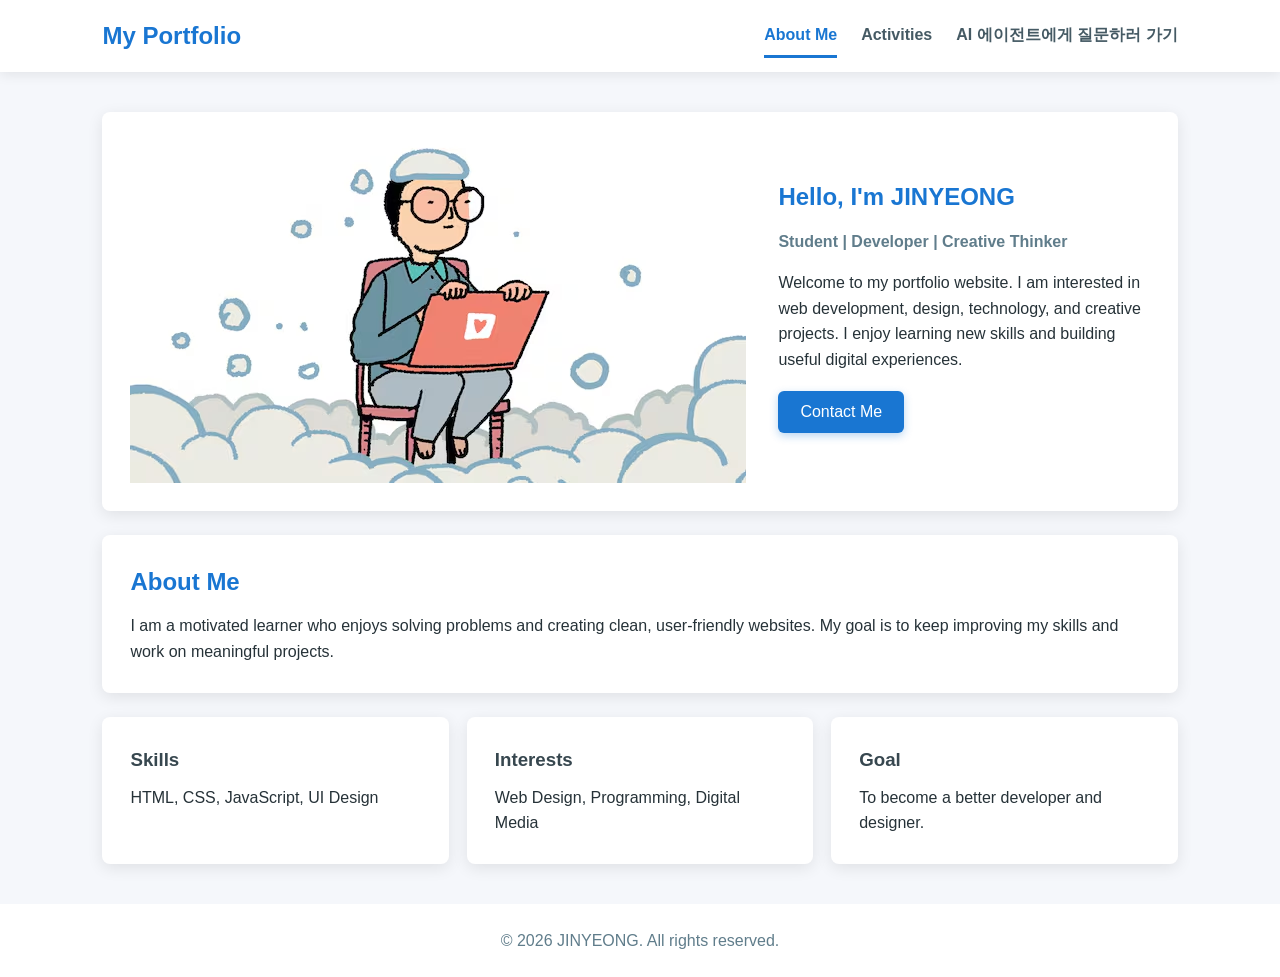
<file: index.html>
<!DOCTYPE html>
<html lang="en">
<head>
  <meta charset="UTF-8" />
  <meta name="viewport" content="width=device-width, initial-scale=1.0" />
  <title>My Portfolio</title>
  <link rel="stylesheet" href="style.css" />
</head>
<body>
  <header class="navbar">
    <h1 class="logo">My Portfolio</h1>

    <nav id="navMenu">
      <a href="index.html" class="active">About Me</a>
      <a href="activities.html">Activities</a>
      <a href="ai-survey.html">AI 에이전트에게 질문하러 가기</a>
    </nav>

    <button class="menu-btn" onclick="toggleMenu()">☰</button>
  </header>

  <main class="container">
    <section class="hero card">
      <img src="profile.jpg" />

      <div>
        <h2>Hello, I'm JINYEONG</h2>
        <p class="subtitle">Student | Developer | Creative Thinker</p>

        <p>
          Welcome to my portfolio website. I am interested in web development,
          design, technology, and creative projects. I enjoy learning new skills
          and building useful digital experiences.
        </p>

        <button class="primary-btn" onclick="showMessage()">Contact Me</button>
        <p id="message" class="message"></p>
      </div>
    </section>

    <section class="card">
      <h2>About Me</h2>
      <p>
        I am a motivated learner who enjoys solving problems and creating clean,
        user-friendly websites. My goal is to keep improving my skills and work
        on meaningful projects.
      </p>
    </section>

    <section class="grid">
      <div class="card small-card">
        <h3>Skills</h3>
        <p>HTML, CSS, JavaScript, UI Design</p>
      </div>

      <div class="card small-card">
        <h3>Interests</h3>
        <p>Web Design, Programming, Digital Media</p>
      </div>

      <div class="card small-card">
        <h3>Goal</h3>
        <p>To become a better developer and designer.</p>
      </div>
    </section>
  </main>

  <footer>
    <p>© 2026 JINYEONG. All rights reserved.</p>
  </footer>

  <script src="script.js"></script>
</body>
</html>
</file>
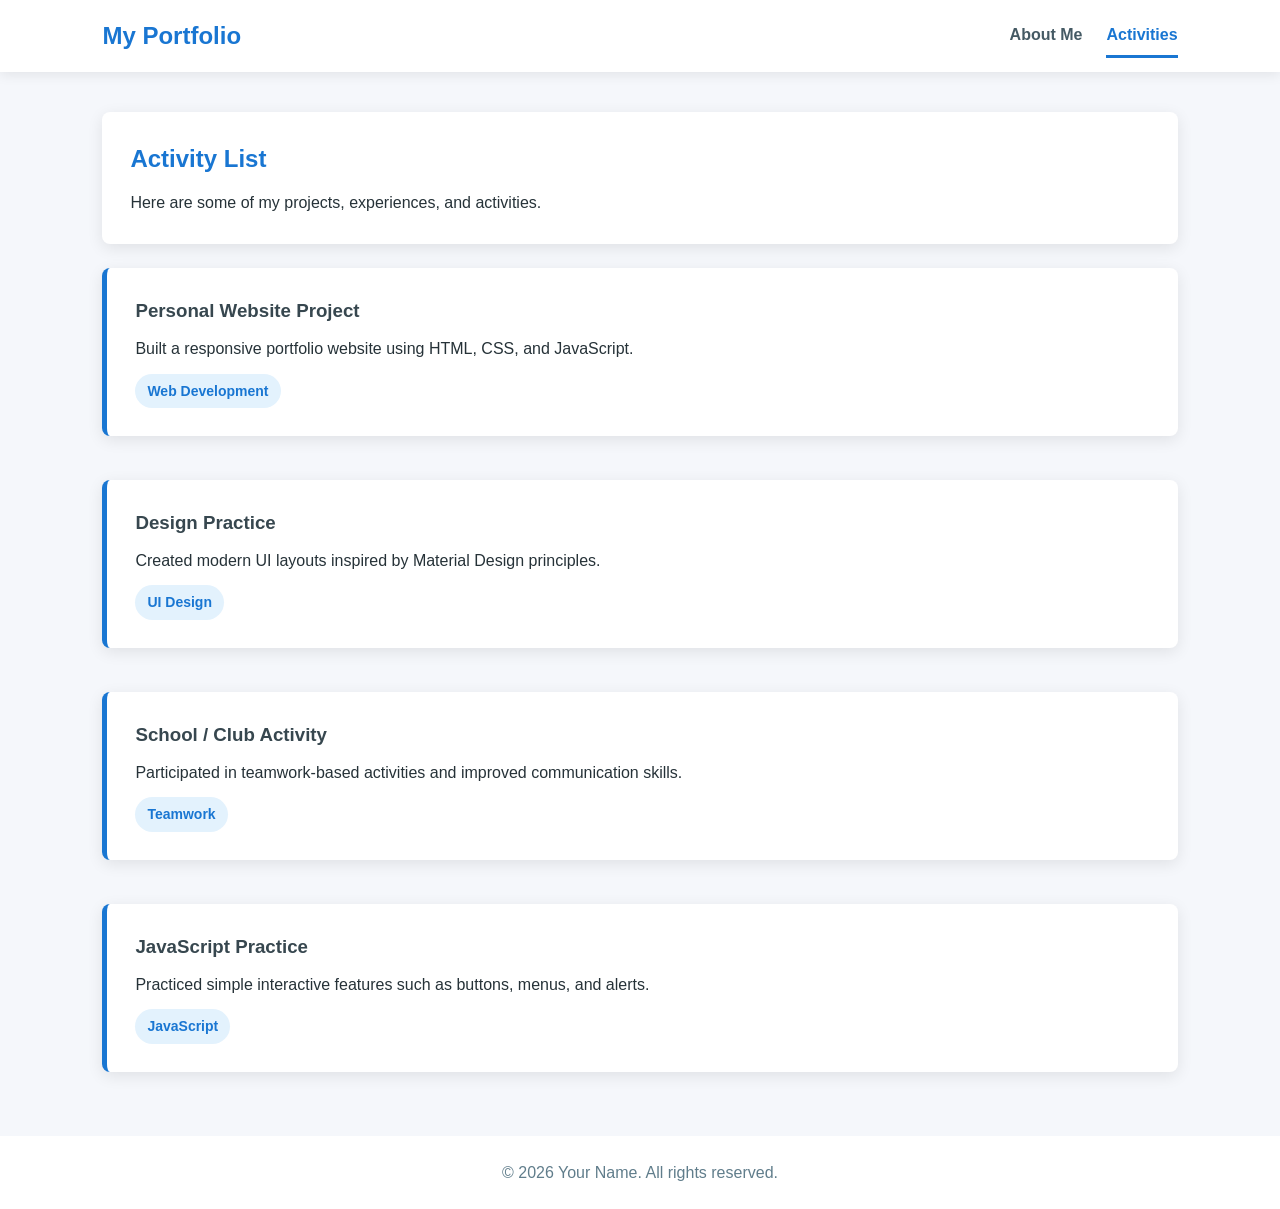
<file: activities.html>
<!DOCTYPE html>
<html lang="en">
<head>
  <meta charset="UTF-8" />
  <meta name="viewport" content="width=device-width, initial-scale=1.0" />
  <title>Activities</title>
  <link rel="stylesheet" href="style.css" />
</head>
<body>
  <header class="navbar">
    <h1 class="logo">My Portfolio</h1>

    <nav id="navMenu">
      <a href="index.html">About Me</a>
      <a href="activities.html" class="active">Activities</a>
    </nav>

    <button class="menu-btn" onclick="toggleMenu()">☰</button>
  </header>

  <main class="container">
    <section class="card">
      <h2>Activity List</h2>
      <p>Here are some of my projects, experiences, and activities.</p>
    </section>

    <section class="activity-list">
      <div class="card activity-card">
        <h3>Personal Website Project</h3>
        <p>
          Built a responsive portfolio website using HTML, CSS, and JavaScript.
        </p>
        <span class="tag">Web Development</span>
      </div>

      <div class="card activity-card">
        <h3>Design Practice</h3>
        <p>
          Created modern UI layouts inspired by Material Design principles.
        </p>
        <span class="tag">UI Design</span>
      </div>

      <div class="card activity-card">
        <h3>School / Club Activity</h3>
        <p>
          Participated in teamwork-based activities and improved communication skills.
        </p>
        <span class="tag">Teamwork</span>
      </div>

      <div class="card activity-card">
        <h3>JavaScript Practice</h3>
        <p>
          Practiced simple interactive features such as buttons, menus, and alerts.
        </p>
        <span class="tag">JavaScript</span>
      </div>
    </section>
  </main>

  <footer>
    <p>© 2026 Your Name. All rights reserved.</p>
  </footer>

  <script src="script.js"></script>
</body>
</html>
</file>
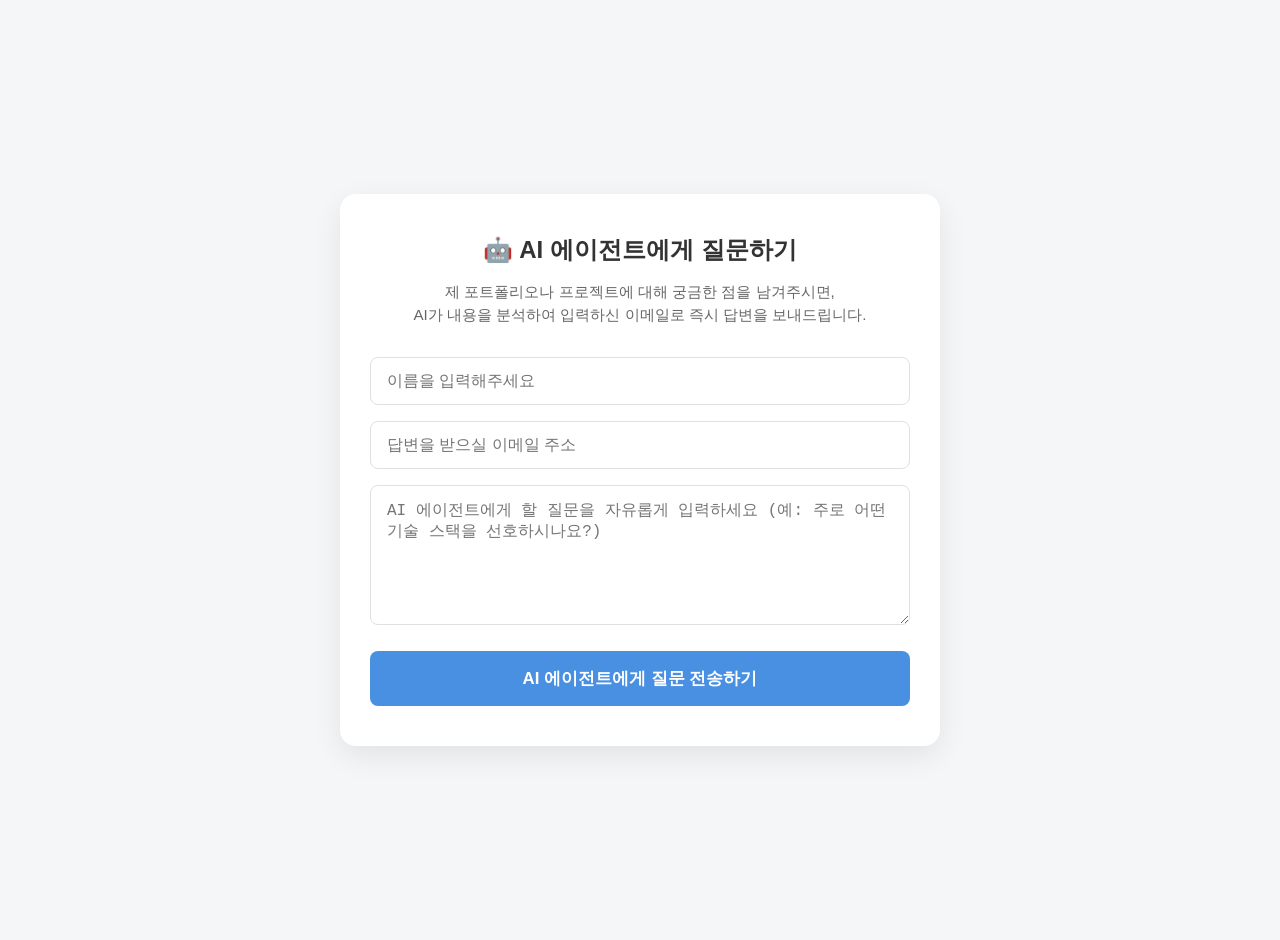
<file: ai-survey.html>
<!DOCTYPE html>
<html lang="ko">
<head>
  <meta charset="UTF-8">
  <meta name="viewport" content="width=device-width, initial-scale=1.0">
  <title>AI 에이전트 질문하기</title>
  <style>
    /* 전체 페이지 배경 및 정렬 */
    body {
      margin: 0;
      padding: 20px;
      background-color: #f4f6f8; /* 폼이 돋보이도록 옅은 회색 배경 적용 */
      display: flex;
      justify-content: center;
      align-items: center;
      min-height: 100vh;
      font-family: 'Pretendard', -apple-system, BlinkMacSystemFont, "Segoe UI", Roboto, "Helvetica Neue", Arial, sans-serif;
    }

    /* AI 설문 섹션 전체 컨테이너 스타일 */
    .ai-survey-container {
      width: 100%;
      max-width: 600px;
      padding: 40px 30px;
      background: #ffffff;
      border-radius: 16px;
      box-shadow: 0 10px 30px rgba(0, 0, 0, 0.08);
      box-sizing: border-box;
    }
    
    .ai-survey-container h2 {
      text-align: center;
      margin-top: 0;
      margin-bottom: 10px;
      color: #333;
      font-size: 1.5rem;
    }
    
    .ai-survey-container p {
      text-align: center;
      color: #666;
      margin-bottom: 30px;
      font-size: 0.95rem;
      line-height: 1.5;
    }
    
    /* 폼 요소 스타일 */
    .ai-survey-form {
      display: flex;
      flex-direction: column;
      gap: 16px;
    }
    
    .ai-survey-form input,
    .ai-survey-form textarea {
      width: 100%;
      padding: 14px 16px;
      border: 1px solid #e0e0e0;
      border-radius: 8px;
      font-size: 1rem;
      box-sizing: border-box;
      transition: all 0.3s ease;
      background-color: #fff;
    }
    
    .ai-survey-form input:focus,
    .ai-survey-form textarea:focus {
      outline: none;
      border-color: #4A90E2;
      box-shadow: 0 0 0 3px rgba(74, 144, 226, 0.1);
    }
    
    .ai-survey-form textarea {
      min-height: 140px;
      resize: vertical;
    }
    
    /* 전송 버튼 스타일 */
    .ai-survey-form button {
      background-color: #4A90E2;
      color: white;
      padding: 16px;
      border: none;
      border-radius: 8px;
      font-size: 1.05rem;
      font-weight: 600;
      cursor: pointer;
      transition: background-color 0.2s ease, transform 0.1s ease;
      margin-top: 10px;
    }
    
    .ai-survey-form button:hover {
      background-color: #357ABD;
    }
    
    .ai-survey-form button:active {
      transform: translateY(2px);
    }
    
    /* 상태 메시지 스타일 */
    #responseMessage {
      text-align: center;
      padding: 15px;
      border-radius: 8px;
      background: #f8f9fa;
      border: 1px solid #eee;
      font-size: 0.95rem;
    }
  </style>
</head>
<body>

  <section class="ai-survey-container">
    <h2>🤖 AI 에이전트에게 질문하기</h2>
    <p>제 포트폴리오나 프로젝트에 대해 궁금한 점을 남겨주시면,<br>AI가 내용을 분석하여 입력하신 이메일로 즉시 답변을 보내드립니다.</p>

    <form id="contactForm" class="ai-survey-form">
      <input type="text" id="visitorName" placeholder="이름을 입력해주세요" required>
      <input type="email" id="visitorEmail" placeholder="답변을 받으실 이메일 주소" required>
      <textarea id="visitorMessage" placeholder="AI 에이전트에게 할 질문을 자유롭게 입력하세요 (예: 주로 어떤 기술 스택을 선호하시나요?)" required></textarea>
      
      <button type="submit">AI 에이전트에게 질문 전송하기</button>
    </form>

    <!-- 결과 메시지가 표시될 공간 -->
    <div id="responseMessage" style="display:none; margin-top: 20px; font-weight: bold;"></div>
  </section>

  <script>
  document.getElementById('contactForm').addEventListener('submit', async function(e) {
    e.preventDefault(); // 폼 제출 시 페이지 새로고침 방지

    const name = document.getElementById('visitorName').value;
    const email = document.getElementById('visitorEmail').value;
    const message = document.getElementById('visitorMessage').value;
    const responseDiv = document.getElementById('responseMessage');

    // 로딩 상태 표시
    responseDiv.style.display = 'block';
    responseDiv.style.color = '#4A90E2';
    responseDiv.style.borderColor = '#cce5ff';
    responseDiv.style.backgroundColor = '#f8faff';
    responseDiv.innerText = '⏳ AI 에이전트가 질문을 분석 중입니다... 잠시만 기다려주세요.';

    // ⚠️ 중요: Make.com에서 발급받은 실제 Webhook URL로 반드시 교체하세요!
    const makeWebhookUrl = 'https://hook.eu1.make.com/nv6djjlqhw0d7231du31o1383nbet8b1';

    try {
      const response = await fetch(makeWebhookUrl, {
        method: 'POST',
        headers: {
          'Content-Type': 'application/json',
        },
        body: JSON.stringify({
          visitor_name: name,
          visitor_email: email,
          visitor_message: message
        })
      });

      if (response.ok) {
        // 성공 상태 표시
        responseDiv.style.color = '#28a745';
        responseDiv.style.borderColor = '#c3e6cb';
        responseDiv.style.backgroundColor = '#f3faf5';
        responseDiv.innerText = '✅ 질문이 성공적으로 접수되었습니다! 입력하신 메일로 AI의 답변이 곧 발송됩니다.';
        document.getElementById('contactForm').reset(); // 폼 초기화
      } else {
        throw new Error('서버 응답 실패');
      }
    } catch (error) {
      // 실패 상태 표시
      responseDiv.style.color = '#dc3545';
      responseDiv.style.borderColor = '#f5c6cb';
      responseDiv.style.backgroundColor = '#fdf3f4';
      responseDiv.innerText = '❌ 접수 중 오류가 발생했습니다. 잠시 후 다시 시도해주세요.';
    }
  });
  </script>

</body>
</html>
</file>
<file: style.css>
* {
  box-sizing: border-box;
  margin: 0;
  padding: 0;
}

body {
  font-family: Arial, sans-serif;
  background: #f5f7fb;
  color: #263238;
  line-height: 1.6;
}

.navbar {
  background: #ffffff;
  height: 72px;
  padding: 0 8%;
  display: flex;
  align-items: center;
  justify-content: space-between;
  box-shadow: 0 3px 12px rgba(0, 0, 0, 0.08);
  position: sticky;
  top: 0;
  z-index: 10;
}

.logo {
  font-size: 24px;
  color: #1976d2;
}

nav {
  display: flex;
  gap: 24px;
}

nav a {
  text-decoration: none;
  color: #455a64;
  font-weight: bold;
  padding: 8px 0;
}

nav a:hover,
nav a.active {
  color: #1976d2;
  border-bottom: 3px solid #1976d2;
}

.menu-btn {
  display: none;
  background: #1976d2;
  color: white;
  border: none;
  padding: 8px 12px;
  font-size: 20px;
  border-radius: 6px;
  cursor: pointer;
}

.container {
  width: 84%;
  max-width: 1100px;
  margin: 40px auto;
}

.card {
  background: #ffffff;
  padding: 28px;
  margin-bottom: 24px;
  border-radius: 8px;
  box-shadow: 0 4px 16px rgba(0, 0, 0, 0.09);
}

.hero {
  display: flex;
  gap: 32px;
  align-items: center;
}

.profile-img {
  width: 180px;
  height: 180px;
  border-radius: 50%;
  object-fit: cover;
  border: 5px solid #e3f2fd;
}

h2 {
  color: #1976d2;
  margin-bottom: 12px;
}

h3 {
  margin-bottom: 10px;
  color: #37474f;
}

.subtitle {
  color: #607d8b;
  font-weight: bold;
  margin-bottom: 16px;
}

.primary-btn {
  margin-top: 18px;
  background: #1976d2;
  color: white;
  border: none;
  padding: 12px 22px;
  border-radius: 6px;
  font-size: 16px;
  cursor: pointer;
  box-shadow: 0 3px 8px rgba(25, 118, 210, 0.3);
}

.primary-btn:hover {
  background: #0d47a1;
}

.message {
  margin-top: 12px;
  color: #1976d2;
  font-weight: bold;
}

.grid {
  display: grid;
  grid-template-columns: repeat(3, 1fr);
  gap: 18px;
}

.small-card {
  margin-bottom: 0;
}

.activity-list {
  display: grid;
  gap: 20px;
}

.activity-card {
  border-left: 5px solid #1976d2;
}

.tag {
  display: inline-block;
  margin-top: 12px;
  background: #e3f2fd;
  color: #1976d2;
  padding: 6px 12px;
  border-radius: 20px;
  font-size: 14px;
  font-weight: bold;
}

footer {
  text-align: center;
  padding: 24px;
  background: #ffffff;
  color: #607d8b;
  margin-top: 40px;
}

@media (max-width: 768px) {
  .navbar {
    padding: 0 5%;
  }

  nav {
    display: none;
    position: absolute;
    top: 72px;
    right: 5%;
    background: white;
    width: 200px;
    flex-direction: column;
    gap: 0;
    box-shadow: 0 4px 16px rgba(0, 0, 0, 0.12);
    border-radius: 8px;
    overflow: hidden;
  }

  nav.show {
    display: flex;
  }

  nav a {
    padding: 14px 18px;
    border-bottom: 1px solid #eeeeee;
  }

  nav a.active {
    border-bottom: 1px solid #eeeeee;
    background: #e3f2fd;
  }

  .menu-btn {
    display: block;
  }

  .container {
    width: 90%;
    margin: 28px auto;
  }

  .hero {
    flex-direction: column;
    text-align: center;
  }

  .grid {
    grid-template-columns: 1fr;
  }
}
  }
}
</file>
